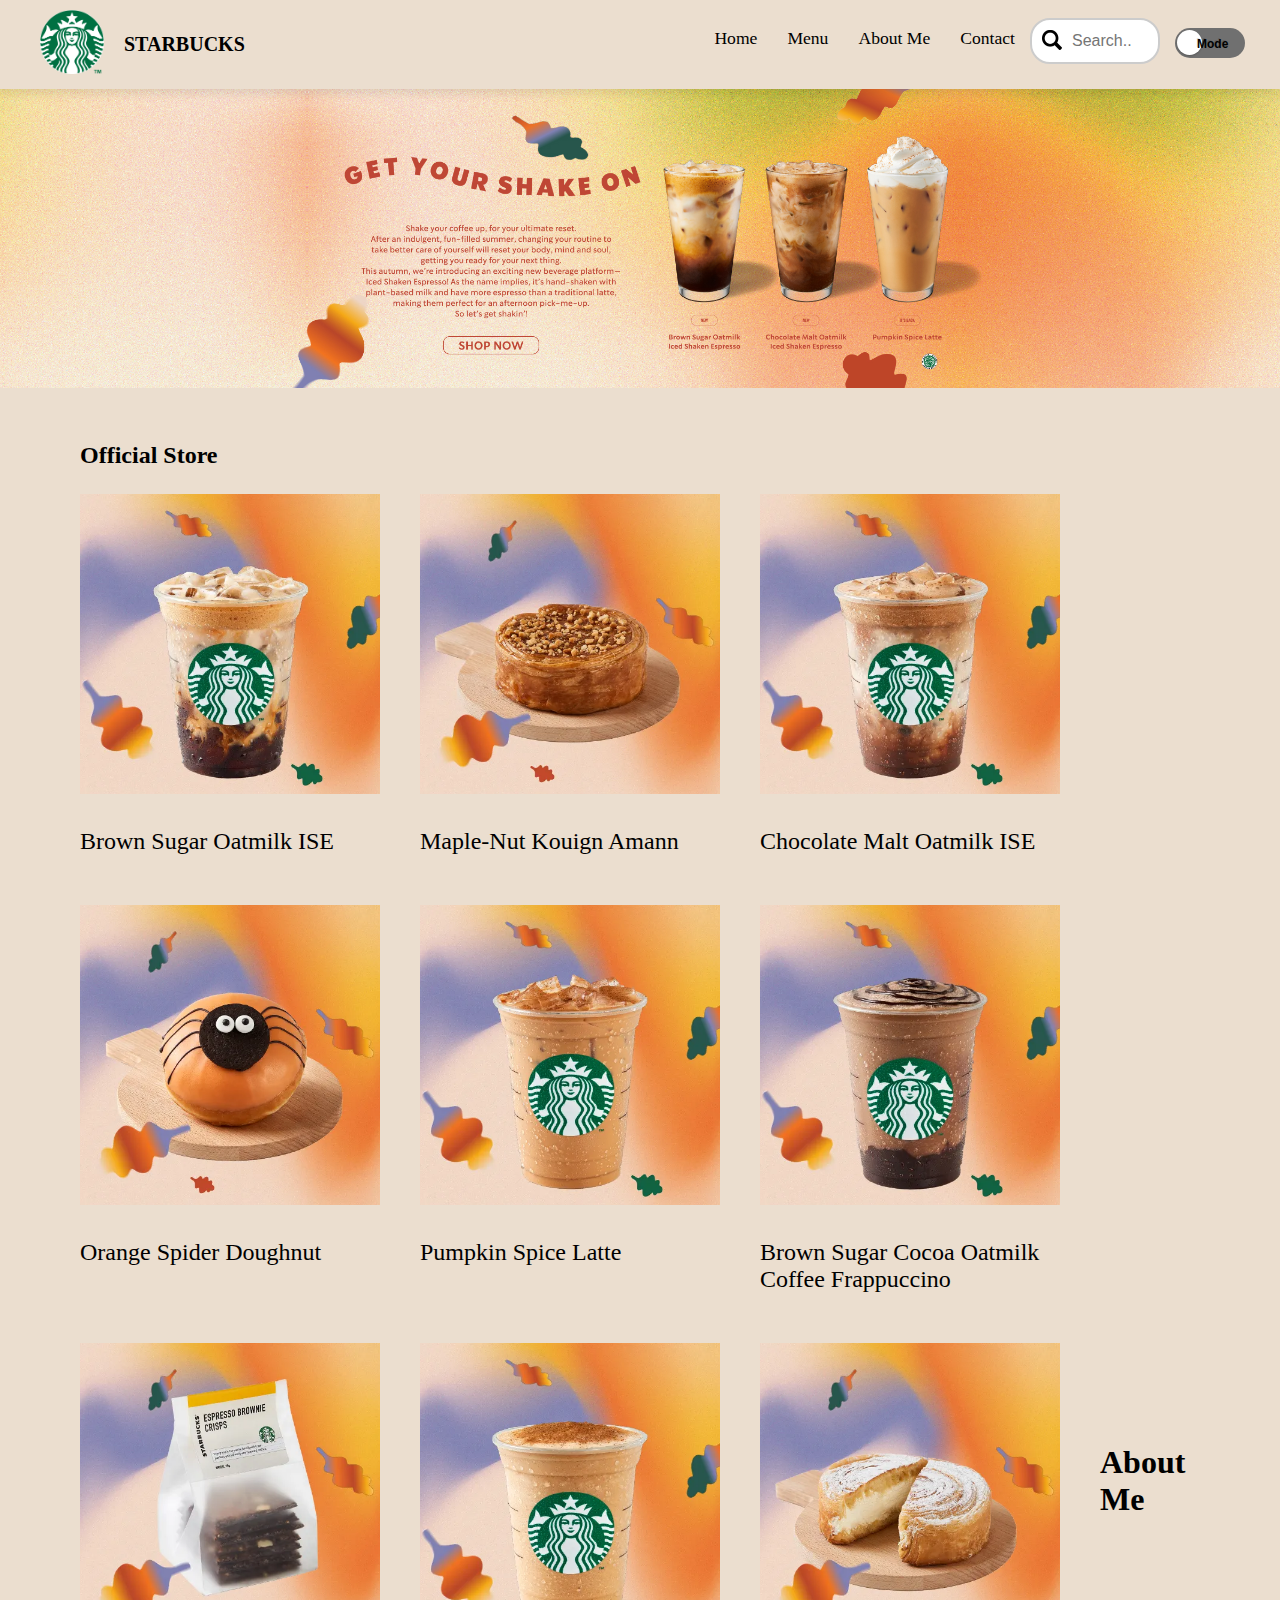
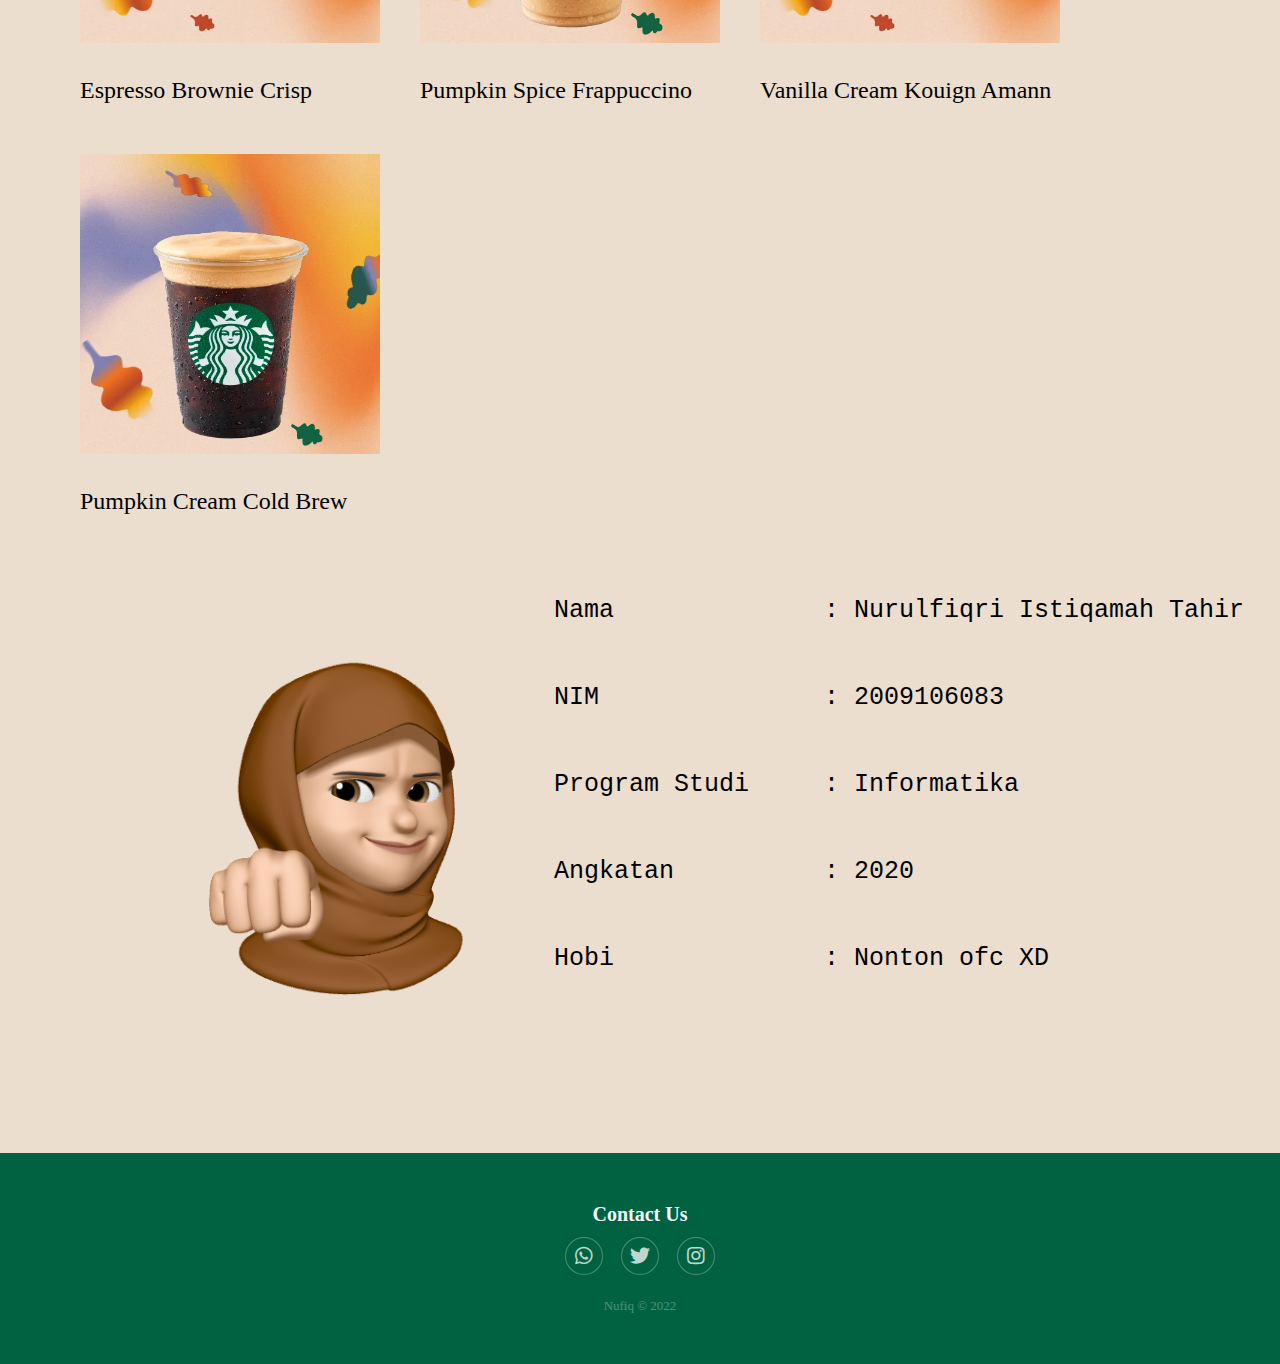
<file: Posttest3/index.html>
<!DOCTYPE html>
<html lang="en">

<head>
    <meta charset="UTF-8">
    <meta http-equiv="X-UA-Compatible" content="IE=edge">
    <meta name="viewport" content="width=device-width, initial-scale=1.0">
    <title>Nufiq_083</title>
    <link rel="stylesheet" href="style.css">
    <link rel="stylesheet" href="https://cdnjs.cloudflare.com/ajax/libs/font-awesome/5.15.4/css/all.min.css">
</head>

<body>

    <!---------------------------- Heading ------------------------------->
    <header class="Heading">
        <nav>
            <div class="container-flex">
                <div class="brand">
                    <a><img class="Logo" width="64" height="64" alt="Starbucks Coffee Company" src="Images/logo.png"></a>
                    <a>STARBUCKS</a>
                </div>
                <div class="burger">
                    <div class="bar1"></div>
                    <div class="bar2"></div>
                    <div class="bar3"></div>
                </div>
                <div class="bg-sidebar"></div>
                <ul class="sidebar">
                    <li><a href="#home">Home</a></li>
                    <li><a href="#menu">Menu</a></li>
                    <li><a href="#about">About Me</a></li>
                    <li><a href="#contact">Contact</a></li>
                    <form><input type="text" name="search" placeholder="Search.."></form>
                    <li><input id="swbtn" class="toggle" type="checkbox" onclick="myFunction()"/></li>
                    
                </ul>
            </div>
          </nav>
    </header>

    <!-------------------------- Main ------------------------------------->
    <main id="home">
        <img class= "Banner" title="Banner" src="Images/Banner.jpg" alt="Load Unsuccessfull">

        <div class="img-responsive" id= "menu">
            <div>
                <h2>Official Store</h2>
            </div>
            
            <div class="contents">
                <div class="contents-item">
                    <img src="Images/Menu1.jpg" alt="Brown Sugar Oatmilk Ise">
                    <p>Brown Sugar Oatmilk ISE</p>
                </div>
        
                <div class="contents-item">
                    <img src="Images/Menu2.jpg" alt="Maple-Nut Kouign Amann">
                    <p>Maple-Nut Kouign Amann</p>
                </div>
        
                <div class="contents-item">
                    <img src="Images/Menu3.jpg" alt="Chocolate Malt Oatmilk Ise">
                    <p>Chocolate Malt Oatmilk ISE</p>
                </div>
        
                <div class="contents-item">
                    <img src="Images/Menu4.jpg" alt="Orange Spider Doughnut">
                    <p>Orange Spider Doughnut</p>
                </div>
    
                <div class="contents-item">
                    <img src="Images/Menu5.jpg" alt="Pumpkin Spice Latte">
                    <p>Pumpkin Spice Latte</p>
                </div>
    
                <div class="contents-item">
                    <img src="Images/Menu6.jpg" alt="Brown Sugar Cocoa Oatmilk Coffee Frappuccino">
                    <p>Brown Sugar Cocoa Oatmilk <br> Coffee Frappuccino</p>
                </div>
    
                <div class="contents-item">
                    <img src="Images/Menu7.jpg" alt="Espresso Brownie Crisp">
                    <p>Espresso Brownie Crisp</p>
                </div>
    
                <div class="contents-item">
                    <img src="Images/Menu8.jpg" alt="Pumpkin Spice Frappuccino">
                    <p>Pumpkin Spice Frappuccino</p>
                </div>
    
                <div class="contents-item">
                    <img src="Images/Menu9.jpg" alt="Vanilla Cream Kouign Amann">
                    <p>Vanilla Cream Kouign Amann</p>
                </div>
    
                <div class="contents-item">
                    <img src="Images/Menu10.jpg" alt="Pumpkin Cream Cold Brew">
                    <p>Pumpkin Cream Cold Brew</p>
                </div>
            </div>
        </div>

        <div class="Aboutme" id="about">
            <div>
                <h1 class="me">About Me</h1>
            </div>
            
            <table class="img-responsive">
                <tr>
                    <td><img src="Images/icon.png" alt="Nupikk" width="400px"></td>
                    <td>
                        <pre class="data">
                            <p>Nama              : Nurulfiqri Istiqamah Tahir</p>
                            <p>NIM               : 2009106083</p>
                            <p>Program Studi     : Informatika</p>
                            <p>Angkatan          : 2020</p>
                            <p>Hobi              : Nonton ofc XD</p>
                        </pre>
                    </td>
                </tr>
            </table>
        </div>
    </main>

    <!-------------------------- Footer ----------------------------------->
    <div class="footer-dark" id="contact">
        <footer>
            <h3 >Contact Us</h3>
            <div class="col item social">
                <a href="https://wa.me/+6285349501956"><i class="fab fa-whatsapp"></i></a>
                <a href="https://twitter.com/nupiqq"><i class="fab fa-twitter"></i></a>
                <a href="https://www.instagram.com/nupiqq/"><i class="fab fa-instagram"></i></i></a>
                <p class="copyright">Nufiq &copy; 2022</p>
            </div>
        </footer>
    </div>

    <script src="javascript.js"></script>
    <script src="jQuery.js"></script>

</body>

</html>
</file>
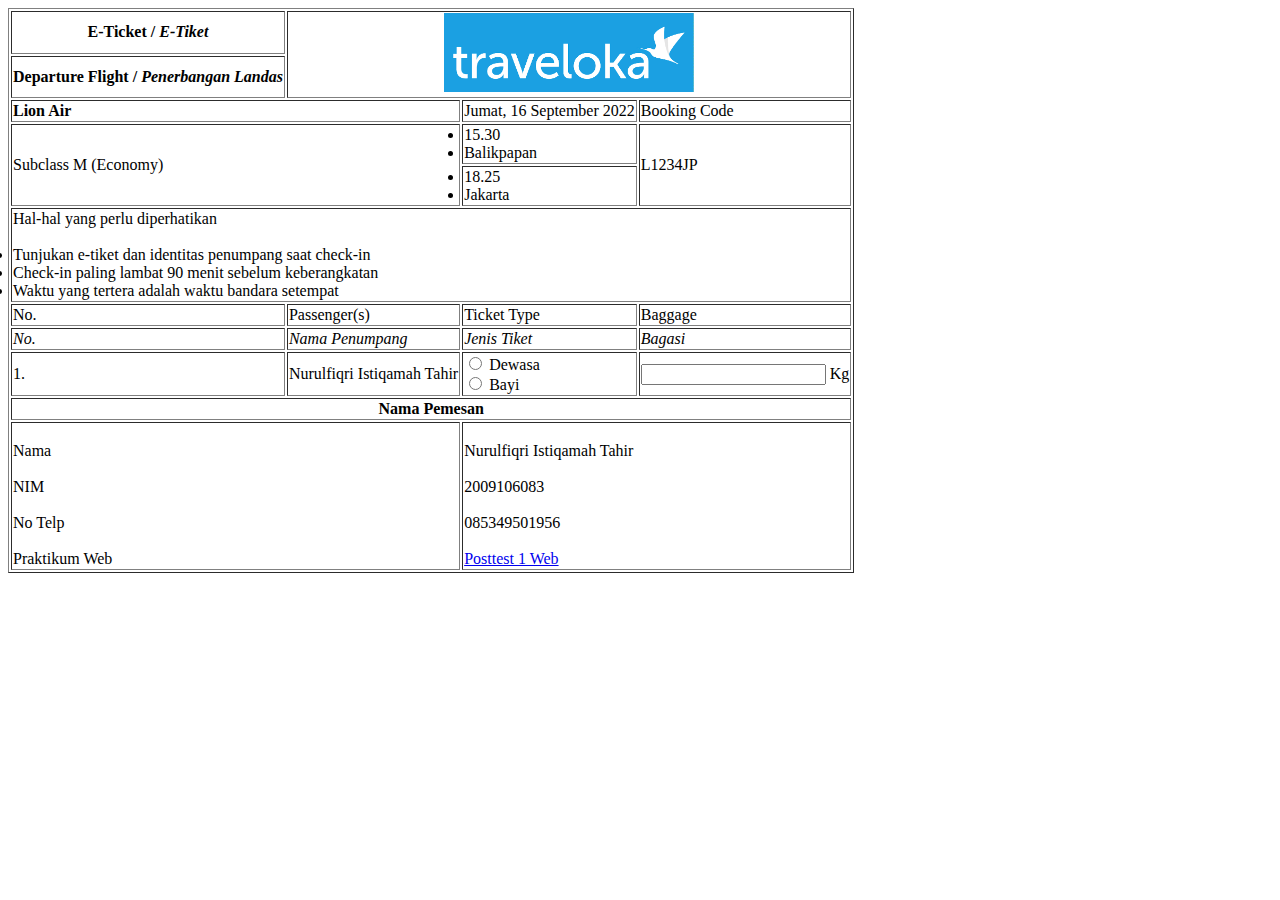
<file: Posttest1/‌index.html>
<!DOCTYPE html>
<html lang="en">

<head>
    <meta charset="UTF-8">
    <meta http-equiv="X-UA-Compatible" content="IE=edge">
    <meta name="viewport" content="width=device-width, initial-scale=1.0">
    <title>Posttest 1</title>
</head>

<body>
    <table border="1px">
        <thead>
            <tr>
                <th>E-Ticket /<i> E-Tiket</i></th>
                <th colspan="3" rowspan="2"><img id="TravelokaLogo" title="TravelokaLogo" src="Images/logo-traveloka.png" alt="Traveloka" width="250px"></th>
            </tr>
            <tr>
                <th>Departure Flight /<i> Penerbangan Landas</i></th>
            </tr>
        </thead>
        <tbody>
            <tr>
                <td colspan="2"><b>Lion Air</b></td>
                <td>Jumat, 16 September 2022</td>
                <td>Booking Code</td>
            </tr>
            <tr>
                <td colspan="2" rowspan="2">Subclass M (Economy)</td>
                <td>
                    <li>15.30</li>
                    <li>Balikpapan</li>
                </td>
                <td rowspan="2">L1234JP </td>
            </tr>
            <tr>
                <td>
                    <li>18.25</li>
                    <li>Jakarta</li>
                </td>
            </tr>
            <tr>
                <td colspan="4">
                    Hal-hal yang perlu diperhatikan <br><br>
                    <li>Tunjukan e-tiket dan identitas penumpang saat check-in</li>
                    <li>Check-in paling lambat 90 menit sebelum keberangkatan</li>
                    <li>Waktu yang tertera adalah waktu bandara setempat</li>
                </td>
            </tr>
            <tr>
                <td>No.</td>
                <td>Passenger(s)</td>
                <td>Ticket Type</td>
                <td>Baggage</td>
            </tr>
            <tr>
                <td><i>No.</i></td>
                <td><i>Nama Penumpang</i></td>
                <td><i>Jenis Tiket</i></td>
                <td><i>Bagasi</i></td>
            </tr>
            <tr>
                <td>1.</td>
                <td>Nurulfiqri Istiqamah Tahir</td>
                <td>
                    <input type="radio" name="Dewasa">
                    <label for="Dewasa">Dewasa</label> <br>
                    <input type="radio" name="Bayi">
                    <label for="Bayi">Bayi</label>
                </td>
                <td>
                    <form action="">
                        <input type="text">
                        <label for="">Kg</label>
                    </form>
                </td>
            </tr>
            <tr>
                <th colspan="4"><b>Nama Pemesan</b></th>
            </tr>
            <tr>
                <td colspan="2"><br>Nama <br><br>NIM <br><br>No Telp <br><br>Praktikum Web <br></td>
                <td colspan="2"><br>Nurulfiqri Istiqamah Tahir <br><br>2009106083 <br><br>085349501956 <br><br><a href="https://classroom.google.com/u/1/c/NTI3MzE5NDY4OTIz/a/NTAxMTg2NTA4MjE4/details">Posttest 1 Web</a></td>
            </tr>
        </tbody>
    </table>
    <br><br><br><br><br><br><br><br><br><br><br><br><br><br><br>

</body>
</html>
</file>
<file: Posttest3/style.css>
* {
    margin: 0;
    padding: 0;
    box-sizing: border-box;
}
  
/* --------------------------------- Heading --------------------------------------*/

/* search button */
input[type=text] {
    width: 130px;
    box-sizing: border-box;
    border: 2px solid #ccc;
    border-radius: 20px;
    font-size: 16px;
    background-color: white;
    background-image: url('Images/searchicon.png');
    background-size: 20px;
    background-position: 10px 10px; 
    background-repeat: no-repeat;
    padding: 12px 20px 12px 40px;
    -webkit-transition: width 0.4s ease-in-out;
    transition: width 0.4s ease-in-out;
}

input[type=text]:focus {
    width: 100%;
}

/* dark button */
.toggle {
    -webkit-appearance: none;
    -moz-appearance: none;
    appearance: none;
    width: 70px;
    height: 30px;
    position: relative;
    border-radius: 20px;
    display: inline-block;
    overflow: hidden;
    outline: none;
    border: none;
    cursor: pointer;
    background-color: #707070;
    transition: background-color ease 0.3s;
}

.toggle:before {
    content: "Dark Mode";
    display: block;
    position: absolute;
    z-index: 2;
    width: 25px;
    height: 25px;
    background: #fff;
    left: 2px;
    top: 2px;
    border-radius: 50%;
    font:bold 12px/28px Helvetica;
    text-indent: -40px;
    word-spacing: 30px;
    color: black;
    text-shadow: -1px -1px rgba(0,0,0,0.15);
    white-space: nowrap;
    box-shadow: 0 1px 2px rgba(0,0,0,0.2);
    transition: all cubic-bezier(0.3, 1.5, 0.7, 1) 0.3s;
}
.toggle:checked {background: white;}
.toggle:checked:before {left:70px;}

.dark-mode {
    background-color: black;
    color: white;
}

/* burger icon */
 
.burger {
    display: inline-block;
    cursor: pointer;
    z-index: 2;
}
  
.bar1, .bar2, .bar3 {
    width: 35px;
    height: 5px;
    background-color: rgb(0, 98, 65);
    margin: 6px 0;
    transition: 0.4s;
    border-radius: 5px;
}
  
.change .bar1 {
    -webkit-transform: rotate(-45deg) translate(-9px, 6px);
    transform: rotate(-45deg) translate(-9px, 6px);
    background-color: white;
}
  
.change .bar2 {opacity: 0;   background-color: white;}
  
.change .bar3 {
    -webkit-transform: rotate(45deg) translate(-8px, -8px);
    transform: rotate(45deg) translate(-8px, -8px);
    background-color: white;
}
  

  /* wraper */

.container-flex {
    display: flex;
    justify-content: space-between;
    align-items: center;
}
  
nav {
    padding: 10px 20px;
    box-shadow: 1px 2px 10px 2px rgba(0,0,0,.1);
    background-color: #EBDECF;
}

.brand{
    display: flex;
    justify-content: center;
    align-items: center;
}

nav .brand a {
    padding-left: 20px;
    font-weight: bold;
    font-size: 20px;
    text-decoration: none;
}

.bg-sidebar {
    top: 0;
    right: -100%;
    bottom: 0;
    width: 100%;
    position: fixed;
    background: rgba(0,0,0,.1);
    transition: .3s;
    visibility: hidden;
}
  
.bg-sidebar.change {
    right: 0;
    visibility: visible;
    display: block;
}
  
nav ul {
    display: flex;
    position: fixed;    
    background-color:#505050;
    top: 0;
    bottom: 0;
    right: -300px;
    width: 300px;
    transition: .5s;
    align-items: flex-start;
    flex-direction: column;
}
  
nav ul.change {
    right: 0;
    transition: .5s;
}
  
nav ul li {
    list-style: none;
    padding: 20px 15px;
}
  
nav ul li a {
    color: white;
    font-size: 1.2rem;
    text-decoration: none;
}
  
  
@media screen and (min-width: 960px) {

    .bg-sidebar.change {
        right: 0;
        visibility: hidden;
        display: none;
    }
  
    .burger {
        display: none;
    }
  
    nav {
        position: relative;
    }
  
    nav ul {
        display: flex;
        position: relative;    
        background-color:unset;
        top: unset;
        bottom: unset;
        right: unset;
        width: unset;
        flex-direction: row;
    }
  
    nav ul li {
        padding: 10px 15px;
    }
  
    nav ul li:hover::after {
        content: "";
        display: block;
        width: 100%;
        height: 3px;
        transition: .3s;
        background-color: black;
        transform: translateY(20px);
    }
  
    nav ul li a {
        color: black;
        font-size: 1.1rem;
    }
    
}
  
@media screen and (min-width: 1200px) {
    .container-flex {
        width: 100%;
        margin: auto;
        display: flex;
        justify-content: space-between;
        align-items: center;
    }
}

/* --------------------------- Main --------------------------- */
body {
    background-color: #EBDECF;
}

.Banner{
    width: 100%;
}

.contents{
    height: 800px;
    margin-top: 25px;
}

.contents-item{
    float: left;
    margin-right: 40px;
}

.contents-item img{
    width: 300px;
}

.contents-item p{
    font-size: 24px;
    margin-top: 30px;
    margin-bottom: 50px;
}

.img-responsive {
    max-width: 100%; 
    display:block; 
    height: auto;
    padding: 50px 80px;
}

.Aboutme{
    margin: 70px;
}

.Aboutme .me{
    padding-left: 30px;
    padding-top: 30px;
}


.data {
    font-size: 25px;
}

/* --------------------------- Footer --------------------------  */
.footer-dark {
    padding: 50px 0;
    color: #f0f9ff;
    background-color: rgb(0, 98, 65);
    bottom: 0px;
}
  
.footer-dark h3 {
    margin-top: 0;
    margin-bottom: 12px;
    font-weight: bold;
    font-size: 20px;
    text-align: center;
}
  
@media (max-width:767px) {
    .footer-dark .item:not(.social) {
      text-align: center;
      padding-bottom: 20px;
    }
}
  
.footer-dark .item.text {
    margin-bottom: 36px;
}
  
@media (max-width:767px) {
    .footer-dark .item.text {
      margin-bottom: 0;
    }
}
  
.footer-dark .item.text p {
    opacity: 0.6;
    margin-bottom: 0;
}
  
.footer-dark .item.social {
    text-align: center;
}
  
@media (max-width:991px) {
    .footer-dark .item.social {
      text-align: center;
      margin-top: 20px;
    }
}
  
.footer-dark .item.social > a {
    font-size: 20px;
    width: 36px;
    height: 36px;
    line-height: 36px;
    display: inline-block;
    text-align: center;
    border-radius: 50%;
    box-shadow: 0 0 0 1px rgba(255,255,255,0.4);
    margin: 0 8px;
    color: #fff;
    opacity: 0.75;
}
  
.footer-dark .item.social > a:hover {
    opacity: 0.9;
}
  
.footer-dark .copyright {
    text-align: center;
    padding-top: 24px;
    opacity: 0.3;
    font-size: 13px;
    margin-bottom: 0;
}
</file>
